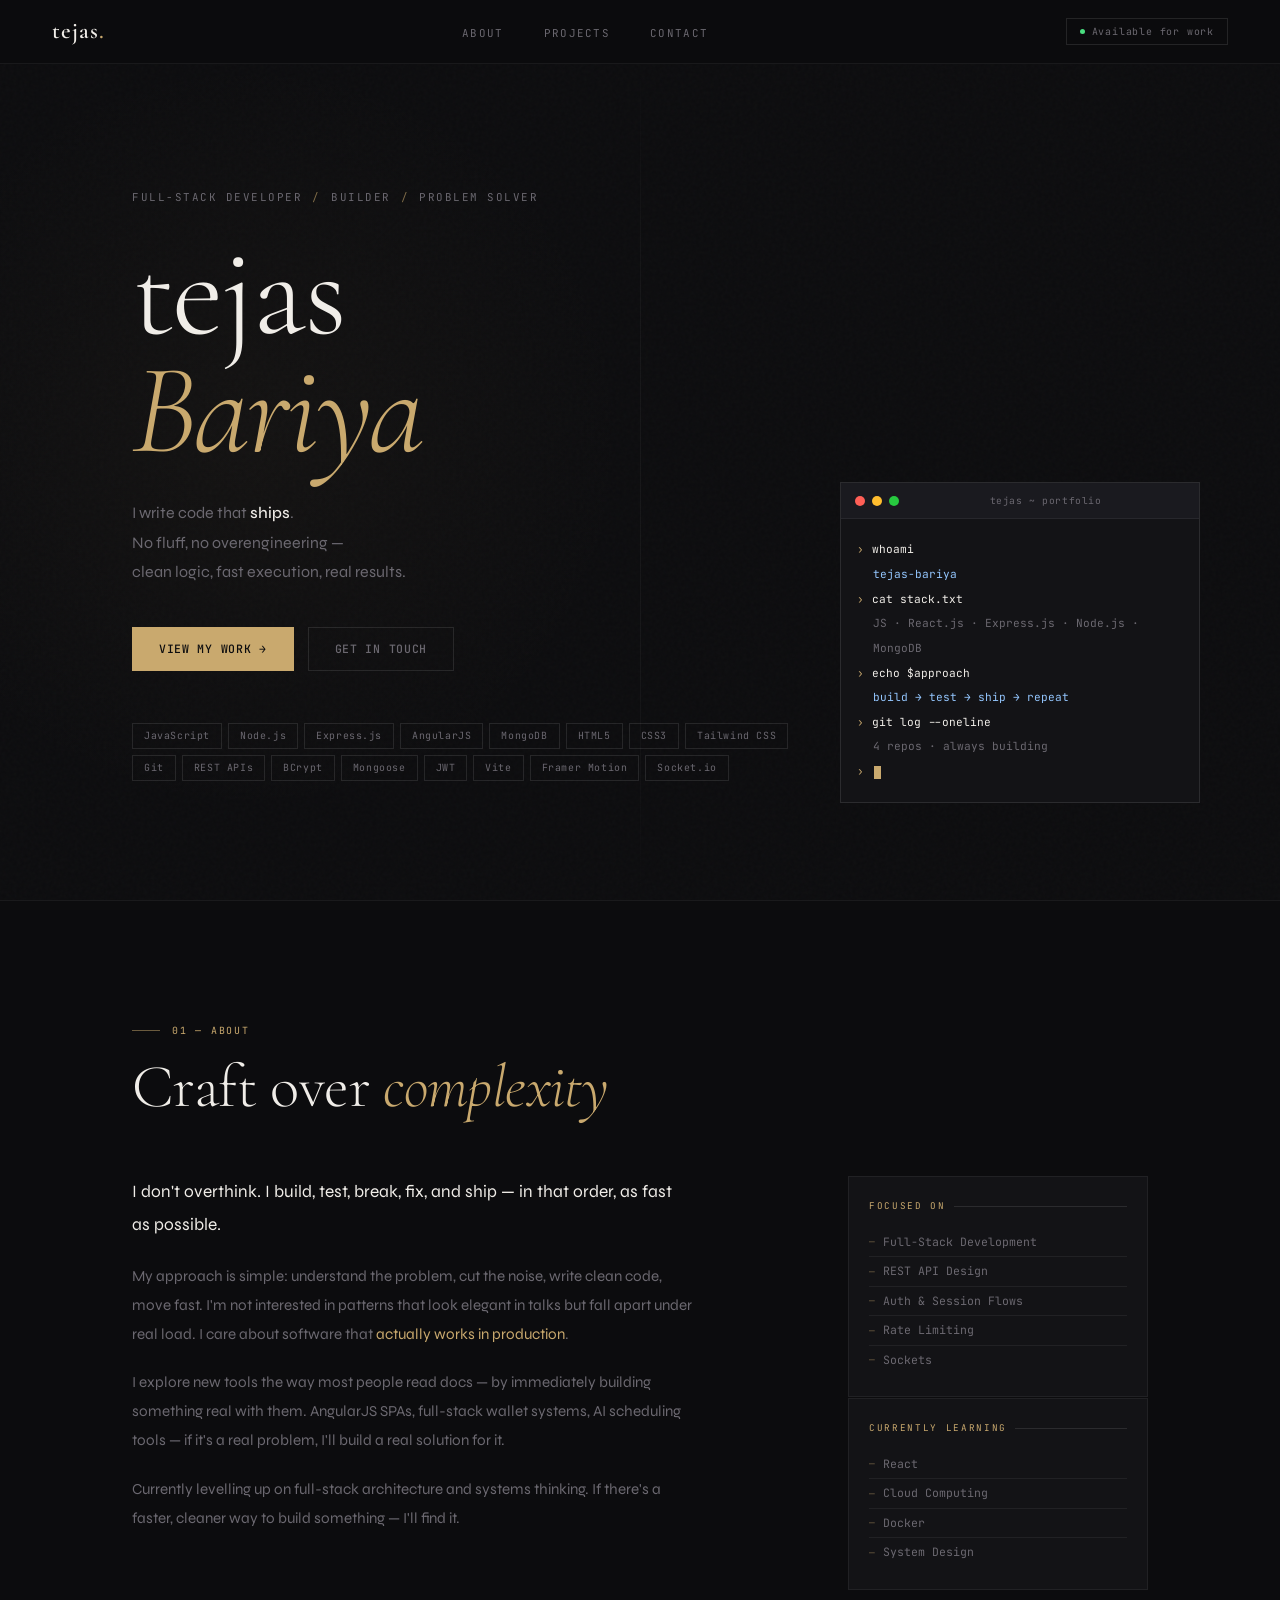
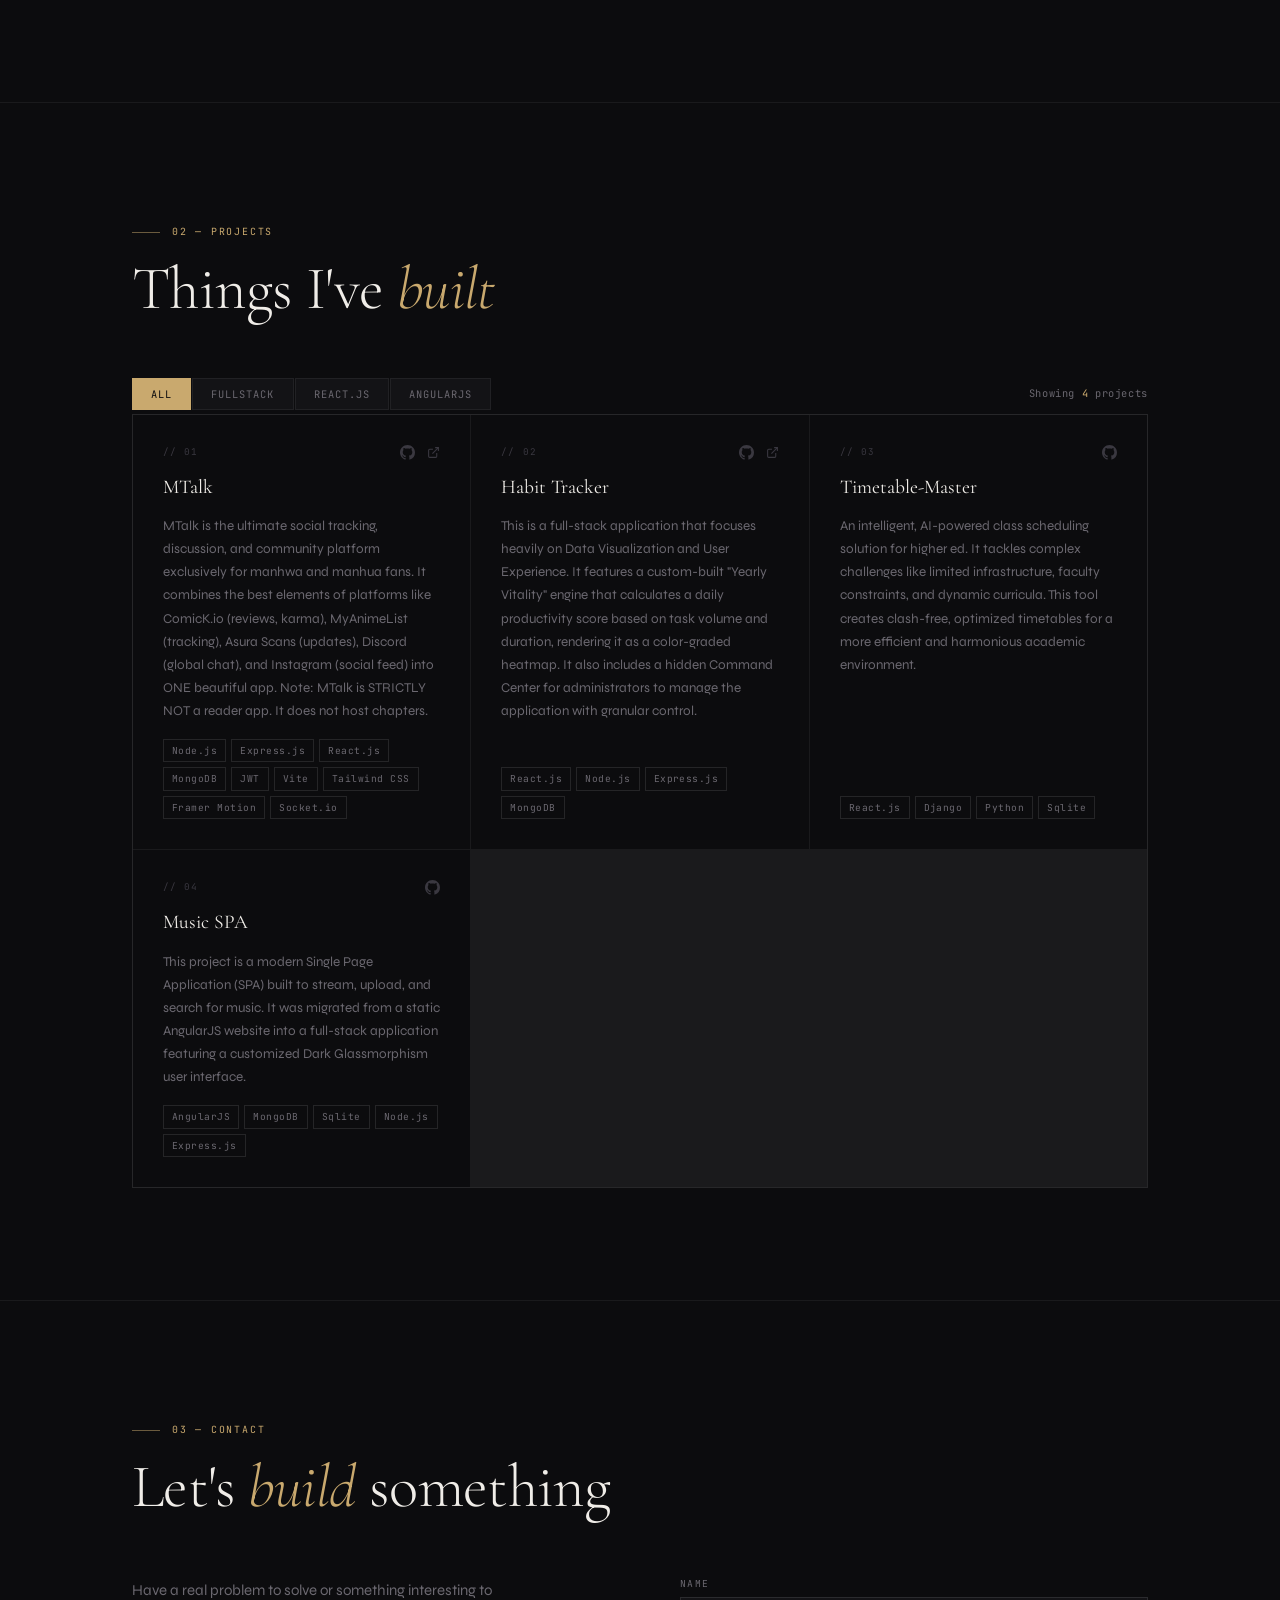
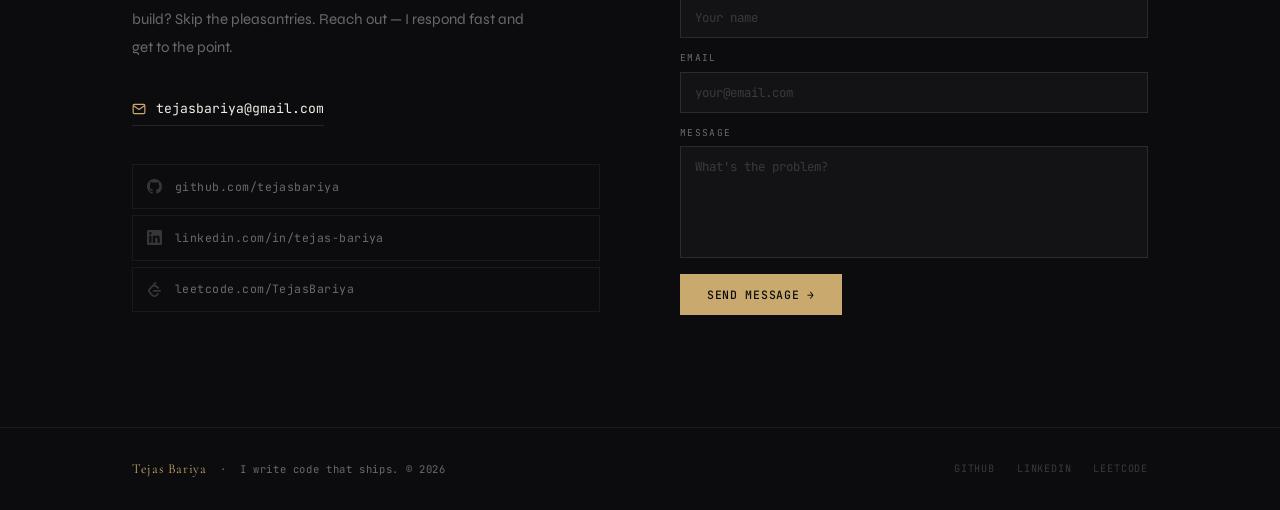
<file: index.html>
<!DOCTYPE html>
<html lang="en">
<head>
  <meta charset="UTF-8" />
  <meta name="viewport" content="width=device-width, initial-scale=1.0" />

  <!-- Primary, crawlable meta (static — filled with real content, not left empty for JS to fill) -->
  <title id="site-title">Tejas Bariya — Full-Stack Developer</title>
  <meta id="site-desc" name="description" content="Tejas Bariya is a full-stack developer building with Node.js, Express, React, AngularJS and MongoDB. Clean logic, fast execution, real results — see projects, stack, and contact info." />
  <meta name="robots" content="index, follow" />
  <meta name="author" content="Tejas Bariya" />
  <meta name="keywords" content="Tejas Bariya, full-stack developer, Node.js developer, React developer, Express.js, MongoDB, AngularJS, portfolio, web developer India" />
  <link rel="canonical" href="https://tejasbariya.dev/" />
  <meta name="theme-color" content="#0c0c0e" />

  <!-- Open Graph / Facebook / LinkedIn -->
  <meta property="og:type" content="website" />
  <meta property="og:url" content="https://tejasbariya.dev/" />
  <meta property="og:site_name" content="Tejas Bariya — Portfolio" />
  <meta property="og:title" content="Tejas Bariya — Full-Stack Developer" />
  <meta property="og:description" content="Full-stack developer building with Node.js, Express, React, AngularJS and MongoDB. Clean logic, fast execution, real results." />
  <meta property="og:image" content="https://tejasbariya.dev/assets/images/og-cover.png" />
  <meta property="og:image:width" content="1200" />
  <meta property="og:image:height" content="630" />
  <meta property="og:locale" content="en_US" />

  <!-- Twitter Card -->
  <meta name="twitter:card" content="summary_large_image" />
  <meta name="twitter:title" content="Tejas Bariya — Full-Stack Developer" />
  <meta name="twitter:description" content="Full-stack developer building with Node.js, Express, React, AngularJS and MongoDB." />
  <meta name="twitter:image" content="https://tejasbariya.dev/assets/images/og-cover.png" />

  <link rel="icon" href="data:image/svg+xml,%3Csvg xmlns='http://www.w3.org/2000/svg' viewBox='0 0 100 100'%3E%3Crect width='100' height='100' fill='%230c0c0e'/%3E%3Ctext x='50' y='68' font-size='55' fill='%23c9a96e' text-anchor='middle' font-family='serif'%3ETB%3C/text%3E%3C/svg%3E" />

  <link rel="preconnect" href="https://fonts.googleapis.com" />
  <link href="https://fonts.googleapis.com/css2?family=Cormorant+Garamond:ital,wght@0,300;0,400;0,600;1,300;1,400&family=Syne:wght@400;500;600;700;800&family=JetBrains+Mono:wght@300;400;500&display=swap" rel="stylesheet" />
  <link rel="stylesheet" href="assets/css/styles.css" />

  <!-- Structured data: helps Google show a rich result / knowledge panel for the person -->
  <script type="application/ld+json">
  {
    "@context": "https://schema.org",
    "@type": "Person",
    "name": "Tejas Bariya",
    "url": "https://tejasbariya.dev/",
    "jobTitle": "Full-Stack Developer",
    "description": "Full-stack developer building with Node.js, Express, React, AngularJS and MongoDB.",
    "email": "mailto:tejasbariya@gmail.com",
    "sameAs": [
      "https://github.com/tejasbariya",
      "https://www.linkedin.com/in/tejash-bariya/",
      "https://leetcode.com/u/TejasBariya/"
    ],
    "knowsAbout": ["JavaScript", "Node.js", "Express.js", "React", "AngularJS", "MongoDB", "REST APIs", "JWT", "Socket.io"]
  }
  </script>

  <script src="https://identity.netlify.com/v1/netlify-identity-widget.js" defer></script>
  <script src="assets/js/main.js" defer></script>
</head>
<body>

<div class="cur-dot"  id="curDot"></div>
<div class="cur-ring" id="curRing"></div>

<nav class="nav" id="mainNav">
  <div class="logo"><span id="nav-logo-text">tejas</span><span class="dot">.</span></div>
  <ul class="nav-links" id="navLinks">
    <li><a href="#about"    data-section="about">About</a></li>
    <li><a href="#projects" data-section="projects">Projects</a></li>
    <li><a href="#contact"  data-section="contact">Contact</a></li>
  </ul>
  <div style="display:flex;align-items:center;gap:16px;">
    <div class="avail-badge">
      <span class="avail-dot"></span>
      Available for work
    </div>
    <button class="burger" id="burgerBtn" aria-label="Toggle menu" aria-expanded="false">
      <span></span><span></span><span></span>
    </button>
  </div>
</nav>

<div class="mob-menu" id="mobMenu" aria-hidden="true">
  <a href="#about"    class="mob-link">About</a>
  <a href="#projects" class="mob-link">Projects</a>
  <a href="#contact"  class="mob-link">Contact</a>
  <div class="mob-socials">
    <a href="https://github.com/tejasbariya"             target="_blank" rel="noopener">GitHub</a>
    <a href="https://www.linkedin.com/in/tejas-bariya/" target="_blank" rel="noopener">LinkedIn</a>
    <a href="https://leetcode.com/u/TejasBariya/"        target="_blank" rel="noopener">LeetCode</a>
  </div>
</div>

<main>

  <section class="hero" id="home">
    <div class="hero-noise"></div>
    <div class="hero-line"></div>
    <div class="hero-glow"></div>
    <div class="wrap" style="width:100%;position:relative;">
      <div class="hero-inner">

        <div class="hero-eyebrow" id="hero-eyebrow">Full-Stack Developer <span class="sep">/</span> Builder <span class="sep">/</span> Problem Solver</div>

        <h1 class="hero-name">
          <span class="filled" id="hero-name-first">tejas</span>
          <span class="outline"><span class="gold-italic" id="hero-name-last">Bariya</span></span>
        </h1>

        <p class="hero-desc" id="hero-desc">I write code that <strong>ships</strong>.<br />No fluff, no overengineering —<br />clean logic, fast execution, real results.</p>

        <div class="hero-actions">
          <a href="#projects" class="btn btn-primary">View My Work →</a>
          <a href="#contact"  class="btn btn-ghost">Get In Touch</a>
        </div>

        <div class="hero-tech" id="heroTech">
          <span class="tech-tag">JavaScript</span><span class="tech-tag">Node.js</span><span class="tech-tag">Express.js</span><span class="tech-tag">AngularJS</span><span class="tech-tag">MongoDB</span><span class="tech-tag">HTML5</span><span class="tech-tag">CSS3</span><span class="tech-tag">Tailwind CSS</span><span class="tech-tag">Git</span><span class="tech-tag">REST APIs</span><span class="tech-tag">BCrypt</span><span class="tech-tag">Mongoose</span><span class="tech-tag">JWT</span><span class="tech-tag">Vite</span><span class="tech-tag">Framer Motion</span><span class="tech-tag">Socket.io</span>
        </div>
      </div>

      <div class="term-widget" aria-hidden="true">
        <div class="term-bar">
          <span class="tb r"></span>
          <span class="tb y"></span>
          <span class="tb g"></span>
          <span class="term-file">tejas ~ portfolio</span>
        </div>
        <div class="term-body" id="termBody"></div>
      </div>
    </div>
  </section>

  <section class="section" id="about">
    <div class="wrap">
      <div class="reveal">
        <div class="sec-label">01 — About</div>
        <h2 class="sec-title">Craft over <em>complexity</em></h2>
      </div>
      <div class="about-wrap">
        <div class="about-body reveal" id="about-body">
          <p>I don't overthink. I build, test, break, fix, and ship — in that order, as fast as possible.</p>
          <p>My approach is simple: understand the problem, cut the noise, write clean code, move fast. I'm not interested in patterns that look elegant in talks but fall apart under real load. I care about software that <em>actually works in production</em>.</p>
          <p>I explore new tools the way most people read docs — by immediately building something real with them. AngularJS SPAs, full-stack wallet systems, AI scheduling tools — if it's a real problem, I'll build a real solution for it.</p>
          <p>Currently levelling up on full-stack architecture and systems thinking. If there's a faster, cleaner way to build something — I'll find it.</p>
        </div>
        <div class="info-stack reveal" id="infoCards">
          <div class="info-card">
            <div class="info-card-label">focused on</div>
            <ul>
              <li>Full-Stack Development</li>
              <li>REST API Design</li>
              <li>Auth &amp; Session Flows</li>
              <li>Rate Limiting</li>
              <li>Sockets</li>
            </ul>
          </div>
          <div class="info-card">
            <div class="info-card-label">currently learning</div>
            <ul>
              <li>React</li>
              <li>Cloud Computing</li>
              <li>Docker</li>
              <li>System Design</li>
            </ul>
          </div>
        </div>
      </div>
    </div>
  </section>

  <section class="section" id="projects">
    <div class="wrap">
      <div class="reveal">
        <div class="sec-label">02 — Projects</div>
        <h2 class="sec-title">Things I've <em>built</em></h2>
      </div>
      <div class="reveal">
        <div class="projects-top">
          <div class="filter-row" id="filterBar"></div>
          <div class="proj-tally">Showing <span id="projCount">4</span> projects</div>
        </div>
        <div class="proj-grid" id="projGrid">
          <!-- Static fallback markup for crawlers/no-JS; main.js re-renders this from data/data.json on load -->
          <article class="proj-card" data-cat="FULLSTACK">
            <div class="pc-header">
              <div><div class="pc-num">// 01</div></div>
              <div class="pc-links-row">
                <a href="https://github.com/tejasbariya/mtalk-client" target="_blank" rel="noopener" class="pc-icon" title="MTalk on GitHub">GitHub</a>
                <a href="https://mtalk-client.vercel.app" target="_blank" rel="noopener" class="pc-icon" title="MTalk live demo">Live</a>
              </div>
            </div>
            <h3 class="pc-title">MTalk</h3>
            <p class="pc-desc">A social tracking, discussion, and community platform for manhwa and manhua fans, combining tracking, reviews, a global chat, and a social feed. Not a chapter-reader app.</p>
            <div class="pc-tags"><span class="p-tag">Node.js</span><span class="p-tag">Express.js</span><span class="p-tag">React.js</span><span class="p-tag">MongoDB</span><span class="p-tag">JWT</span><span class="p-tag">Vite</span><span class="p-tag">Tailwind CSS</span><span class="p-tag">Framer Motion</span><span class="p-tag">Socket.io</span></div>
          </article>
          <article class="proj-card" data-cat="FULLSTACK">
            <div class="pc-header">
              <div><div class="pc-num">// 02</div></div>
              <div class="pc-links-row">
                <a href="https://github.com/tejasbariya/habit-tracker/tree/main/habit-tracker" target="_blank" rel="noopener" class="pc-icon" title="Habit Tracker on GitHub">GitHub</a>
                <a href="https://habit-tracker-client-rho.vercel.app/" target="_blank" rel="noopener" class="pc-icon" title="Habit Tracker live demo">Live</a>
              </div>
            </div>
            <h3 class="pc-title">Habit Tracker</h3>
            <p class="pc-desc">A full-stack app focused on data visualization, with a "Yearly Vitality" engine that scores daily productivity as a color-graded heatmap, plus an admin Command Center.</p>
            <div class="pc-tags"><span class="p-tag">React.js</span><span class="p-tag">Node.js</span><span class="p-tag">Express.js</span><span class="p-tag">MongoDB</span></div>
          </article>
          <article class="proj-card" data-cat="React.js">
            <div class="pc-header">
              <div><div class="pc-num">// 03</div></div>
              <div class="pc-links-row">
                <a href="https://github.com/tejasbariya/TimetableMaster" target="_blank" rel="noopener" class="pc-icon" title="Timetable-Master on GitHub">GitHub</a>
              </div>
            </div>
            <h3 class="pc-title">Timetable-Master</h3>
            <p class="pc-desc">An AI-powered class scheduling tool for higher ed that produces clash-free, optimized timetables around infrastructure and faculty constraints.</p>
            <div class="pc-tags"><span class="p-tag">React.js</span><span class="p-tag">Django</span><span class="p-tag">Python</span><span class="p-tag">Sqlite</span></div>
          </article>
          <article class="proj-card" data-cat="AngularJS">
            <div class="pc-header">
              <div><div class="pc-num">// 04</div></div>
              <div class="pc-links-row">
                <a href="https://github.com/tejasbariya/music-spa" target="_blank" rel="noopener" class="pc-icon" title="Music SPA on GitHub">GitHub</a>
              </div>
            </div>
            <h3 class="pc-title">Music SPA</h3>
            <p class="pc-desc">A single-page app to stream, upload, and search for music, migrated from a static AngularJS site into a full-stack app with a Dark Glassmorphism UI.</p>
            <div class="pc-tags"><span class="p-tag">AngularJS</span><span class="p-tag">MongoDB</span><span class="p-tag">Sqlite</span><span class="p-tag">Node.js</span><span class="p-tag">Express.js</span></div>
          </article>
        </div>
      </div>
    </div>
  </section>

  <section class="section" id="contact">
    <div class="wrap">
      <div class="reveal">
        <div class="sec-label">03 — Contact</div>
        <h2 class="sec-title">Let's <em>build</em> something</h2>
      </div>
      <div class="contact-wrap">

        <div class="reveal">
          <p class="contact-intro" id="contact-intro">Have a real problem to solve or something interesting to build?<br />Skip the pleasantries. Reach out — I respond fast and get to the point.</p>
          <a href="mailto:tejasbariya@gmail.com" class="contact-email-link" id="contact-email-link">
            <svg width="14" height="14" viewBox="0 0 24 24" fill="none" stroke="currentColor" stroke-width="2">
              <path d="M4 4h16c1.1 0 2 .9 2 2v12c0 1.1-.9 2-2 2H4c-1.1 0-2-.9-2-2V6c0-1.1.9-2 2-2z"/>
              <polyline points="22,6 12,13 2,6"/>
            </svg>
            <span id="contact-email-text">tejasbariya@gmail.com</span>
          </a>
          <div class="social-list">
            <a href="https://github.com/tejasbariya" target="_blank" rel="noopener" class="social-link">
              <svg width="15" height="15" viewBox="0 0 24 24" fill="currentColor"><path d="M12 0C5.37 0 0 5.37 0 12c0 5.31 3.435 9.795 8.205 11.385.6.105.825-.255.825-.57 0-.285-.015-1.23-.015-2.235-3.015.555-3.795-.735-4.035-1.41-.135-.345-.72-1.41-1.23-1.695-.42-.225-1.02-.78-.015-.795.945-.015 1.62.87 1.845 1.23 1.08 1.815 2.805 1.305 3.495.99.105-.78.42-1.305.765-1.605-2.67-.3-5.46-1.335-5.46-5.925 0-1.305.465-2.385 1.23-3.225-.12-.3-.54-1.53.12-3.18 0 0 1.005-.315 3.3 1.23.96-.27 1.98-.405 3-.405s2.04.135 3 .405c2.295-1.56 3.3-1.23 3.3-1.23.66 1.65.24 2.88.12 3.18.765.84 1.23 1.905 1.23 3.225 0 4.605-2.805 5.625-5.475 5.925.435.375.81 1.095.81 2.22 0 1.605-.015 2.895-.015 3.3 0 .315.225.69.825.57A12.02 12.02 0 0 0 24 12c0-6.63-5.37-12-12-12z"/></svg>
              <span class="social-name">github.com/tejasbariya</span>
              <span class="social-arr">→</span>
            </a>
            <a href="https://www.linkedin.com/in/tejas-bariya/" target="_blank" rel="noopener" class="social-link">
              <svg width="15" height="15" viewBox="0 0 24 24" fill="currentColor"><path d="M20.447 20.452h-3.554v-5.569c0-1.328-.027-3.037-1.852-3.037-1.853 0-2.136 1.445-2.136 2.939v5.667H9.351V9h3.414v1.561h.046c.477-.9 1.637-1.85 3.37-1.85 3.601 0 4.267 2.37 4.267 5.455v6.286zM5.337 7.433a2.062 2.062 0 0 1-2.063-2.065 2.064 2.064 0 1 1 2.063 2.065zm1.782 13.019H3.555V9h3.564v11.452zM22.225 0H1.771C.792 0 0 .774 0 1.729v20.542C0 23.227.792 24 1.771 24h20.451C23.2 24 24 23.227 24 22.271V1.729C24 .774 23.2 0 22.222 0h.003z"/></svg>
              <span class="social-name">linkedin.com/in/tejas-bariya</span>
              <span class="social-arr">→</span>
            </a>
            <a href="https://leetcode.com/u/TejasBariya/" target="_blank" rel="noopener" class="social-link">
              <svg width="15" height="15" viewBox="0 0 24 24" fill="currentColor"><path d="M13.483 0a1.374 1.374 0 0 0-.961.438L7.116 6.226l-3.854 4.126a5.266 5.266 0 0 0-1.209 2.104 5.35 5.35 0 0 0-.125.513 5.527 5.527 0 0 0 .062 2.362 5.83 5.83 0 0 0 .349 1.017 5.938 5.938 0 0 0 1.271 1.818l4.277 4.193.039.038c2.248 2.165 5.852 2.133 8.063-.074l2.396-2.392c.54-.54.54-1.414.003-1.955a1.378 1.378 0 0 0-1.951-.003l-2.396 2.392a3.021 3.021 0 0 1-4.205.038l-.02-.019-4.276-4.193c-.652-.64-.972-1.469-.948-2.263a2.68 2.68 0 0 1 .066-.523 2.545 2.545 0 0 1 .619-1.164L9.13 8.114c1.058-1.134 3.204-1.27 4.43-.278l3.501 2.831c.593.48 1.461.387 1.94-.207a1.384 1.384 0 0 0-.207-1.943l-3.5-2.831c-.8-.647-1.766-1.045-2.774-1.202l2.015-2.158A1.384 1.384 0 0 0 13.483 0zm-2.866 12.815a1.38 1.38 0 0 0-1.38 1.382 1.38 1.38 0 0 0 1.38 1.382H20.79a1.38 1.38 0 0 0 1.38-1.382 1.38 1.38 0 0 0-1.38-1.382z"/></svg>
              <span class="social-name">leetcode.com/TejasBariya</span>
              <span class="social-arr">→</span>
            </a>
          </div>
        </div>

        <div class="reveal">
          <form class="form-stack" id="contactForm" novalidate>
            <div class="form-group">
              <label class="form-label" for="fname">Name</label>
              <input id="fname" type="text" name="name" class="form-input" placeholder="Your name" required autocomplete="name" />
            </div>
            <div class="form-group">
              <label class="form-label" for="femail">Email</label>
              <input id="femail" type="email" name="email" class="form-input" placeholder="your@email.com" required autocomplete="email" />
            </div>
            <div class="form-group">
              <label class="form-label" for="fmsg">Message</label>
              <textarea id="fmsg" name="message" class="form-input form-textarea" placeholder="What's the problem?" required></textarea>
            </div>
            <div class="form-footer">
              <button type="submit" class="btn btn-primary" id="submitBtn">Send Message →</button>
              <span class="form-status" id="formStatus" role="status" aria-live="polite"></span>
            </div>
          </form>
        </div>

      </div>
    </div>
  </section>

</main>

<footer>
  <div class="wrap">
    <div class="footer-inner">
      <div class="footer-left"><strong id="footer-name">Tejas Bariya</strong> &nbsp;·&nbsp; <span id="footer-tagline">I write code that ships.</span> &copy; <span id="footYear"></span></div>
      <div class="footer-right">
        <a href="https://github.com/tejasbariya"             target="_blank" rel="noopener">GitHub</a>
        <a href="https://www.linkedin.com/in/tejas-bariya/" target="_blank" rel="noopener">LinkedIn</a>
        <a href="https://leetcode.com/u/TejasBariya/"        target="_blank" rel="noopener">LeetCode</a>
      </div>
    </div>
  </div>
</footer>

<noscript>
  <div style="max-width:680px;margin:40px auto;padding:0 24px;font-family:sans-serif;color:#f0ede8;background:#0c0c0e;">
    <h1>Tejas Bariya — Full-Stack Developer</h1>
    <p>I write code that ships. No fluff, no overengineering — clean logic, fast execution, real results.</p>
    <p>Stack: JavaScript, Node.js, Express.js, AngularJS, MongoDB, HTML5, CSS3, Tailwind CSS, REST APIs, JWT, Socket.io.</p>
    <p>Projects: MTalk, Habit Tracker, Timetable-Master, Music SPA — see <a href="https://github.com/tejasbariya" style="color:#c9a96e;">github.com/tejasbariya</a>.</p>
    <p>Contact: <a href="mailto:tejasbariya@gmail.com" style="color:#c9a96e;">tejasbariya@gmail.com</a> · <a href="https://www.linkedin.com/in/tejas-bariya/" style="color:#c9a96e;">LinkedIn</a></p>
  </div>
</noscript>

<script>
  if (window.netlifyIdentity) {
    window.netlifyIdentity.on("init", user => {
      if (!user) {
        window.netlifyIdentity.on("login", () => {
          document.location.href = "/admin/";
        });
      }
    });
  }
</script>

</body>
</html>
</file>
<file: assets/css/styles.css>
@import url('https://fonts.googleapis.com/css2?family=Cormorant+Garamond:ital,wght@0,300;0,400;0,600;1,300;1,400&family=Syne:wght@400;500;600;700;800&family=JetBrains+Mono:wght@300;400;500&display=swap');

*, *::before, *::after { box-sizing: border-box; margin: 0; padding: 0; }

:root {
  --ink:    #0c0c0e;
  --ink2:   #131316;
  --ink3:   #1a1a1f;
  --border: rgba(255,255,255,.06);
  --border2:rgba(255,255,255,.10);
  --text:   #f0ede8;
  --muted:  #6b6870;
  --muted2: #3a3840;
  --gold:   #c9a96e;
  --gold-d: #a07840;
  --gold-g: rgba(201,169,110,.07);
  --gold-glow: rgba(201,169,110,.15);
  --mono:   'JetBrains Mono', monospace;
  --serif:  'Cormorant Garamond', serif;
  --sans:   'Syne', sans-serif;
  --nav-h:  64px;
  --max:    1120px;
  --ease:   cubic-bezier(.25,.46,.45,.94);
}

html { scroll-behavior: smooth; font-size: 16px; }

body {
  background: var(--ink);
  color: var(--text);
  font-family: var(--sans);
  line-height: 1.6;
  -webkit-font-smoothing: antialiased;
  overflow-x: hidden;
}

a { color: inherit; text-decoration: none; }
ul { list-style: none; }
button { font-family: inherit; cursor: pointer; }

::-webkit-scrollbar { width: 2px; }
::-webkit-scrollbar-track { background: var(--ink); }
::-webkit-scrollbar-thumb { background: var(--muted2); }
::-webkit-scrollbar-thumb:hover { background: var(--gold); }
::selection { background: var(--gold); color: #000; }

.cur-dot, .cur-ring {
  position: fixed; border-radius: 50%;
  pointer-events: none; z-index: 9999; opacity: 0;
  left: -100px; top: -100px; transition: opacity .3s;
}
.cur-dot {
  width: 7px; height: 7px; background: var(--gold);
  transform: translate(-50%,-50%);
  transition: opacity .3s, transform .1s;
}
.cur-ring {
  width: 32px; height: 32px;
  border: 1px solid rgba(201,169,110,.35);
  transform: translate(-50%,-50%);
  transition: opacity .3s, width .18s, height .18s, border-color .18s;
}
body.mouse-active .cur-dot,
body.mouse-active .cur-ring { opacity: 1; }
body.mouse-active,
body.mouse-active a,
body.mouse-active button { cursor: none; }
.cur-dot.hov { transform: translate(-50%,-50%) scale(.2); }
.cur-ring.hov { width: 52px; height: 52px; border-color: rgba(201,169,110,.7); }

nav.nav {
  position: fixed; top: 0; left: 0; right: 0; height: var(--nav-h);
  display: flex; align-items: center; justify-content: space-between;
  padding: 0 52px;
  background: rgba(12,12,14,.92);
  backdrop-filter: blur(20px);
  border-bottom: 1px solid var(--border);
  z-index: 500; transition: border-color .4s;
}
nav.nav.lit { border-bottom-color: rgba(201,169,110,.18); }

.logo {
  font-family: var(--serif);
  font-size: 1.45rem; font-weight: 600; letter-spacing: .04em;
  color: var(--text);
}
.logo .dot { color: var(--gold); }

.nav-links { display: flex; gap: 40px; }
.nav-links a {
  font-family: var(--mono);
  font-size: .68rem; letter-spacing: .12em; text-transform: uppercase;
  color: var(--muted); transition: color .2s;
  position: relative; padding-bottom: 2px;
}
.nav-links a::after {
  content: ''; position: absolute; bottom: -2px; left: 0; right: 0;
  height: 1px; background: var(--gold);
  transform: scaleX(0); transform-origin: left;
  transition: transform .25s var(--ease);
}
.nav-links a:hover,
.nav-links a.active { color: var(--text); }
.nav-links a.active::after,
.nav-links a:hover::after { transform: scaleX(1); }

.avail-badge {
  display: flex; align-items: center; gap: 7px;
  font-family: var(--mono); font-size: .62rem; letter-spacing: .08em;
  color: var(--muted); border: 1px solid var(--border2);
  padding: 5px 13px;
}
.avail-dot {
  width: 5px; height: 5px; border-radius: 50%; background: #4ade80;
  animation: pulse 2.2s infinite;
}
@keyframes pulse {
  0%,100% { opacity:1; box-shadow: 0 0 0 0 rgba(74,222,128,.4); }
  50%      { opacity:.7; box-shadow: 0 0 0 5px rgba(74,222,128,0); }
}

.burger {
  display: none; flex-direction: column; gap: 5px;
  background: none; border: none; padding: 6px 4px;
}
.burger span { display: block; width: 22px; height: 1px; background: var(--muted); transition: all .25s; }
.burger.open span:nth-child(1) { transform: translateY(6px) rotate(45deg); background: var(--gold); }
.burger.open span:nth-child(2) { opacity: 0; }
.burger.open span:nth-child(3) { transform: translateY(-6px) rotate(-45deg); background: var(--gold); }

.mob-menu {
  position: fixed; top: var(--nav-h); left: 0; right: 0; bottom: 0;
  background: var(--ink); z-index: 490;
  display: flex; flex-direction: column; justify-content: center;
  padding: 56px 52px;
  transform: translateX(100%);
  transition: transform .38s cubic-bezier(.77,0,.175,1);
  visibility: hidden;
}
.mob-menu.open { transform: translateX(0); visibility: visible; }
.mob-link {
  display: block;
  font-family: var(--serif); font-size: 2.8rem; font-weight: 300; font-style: italic;
  color: var(--muted2); padding: 14px 0;
  border-bottom: 1px solid var(--border);
  transition: color .2s, padding-left .22s;
}
.mob-link:hover { color: var(--text); padding-left: 16px; }
.mob-socials { display: flex; gap: 24px; margin-top: 40px; }
.mob-socials a {
  font-family: var(--mono); font-size: .7rem; letter-spacing: .08em;
  color: var(--muted); text-transform: uppercase; transition: color .2s;
}
.mob-socials a:hover { color: var(--gold); }

main { padding-top: var(--nav-h); }
.wrap { max-width: var(--max); margin: 0 auto; padding: 0 52px; }
.section { padding: 112px 0; border-top: 1px solid var(--border); }

.sec-label {
  display: inline-flex; align-items: center; gap: 12px;
  font-family: var(--mono); font-size: .62rem;
  color: var(--gold); letter-spacing: .18em; text-transform: uppercase;
  margin-bottom: 16px;
}
.sec-label::before { content: ''; width: 28px; height: 1px; background: var(--gold); opacity: .5; }
.sec-title {
  font-family: var(--serif); font-weight: 300;
  font-size: clamp(2.4rem, 5vw, 3.8rem);
  line-height: 1.08; letter-spacing: -.01em; color: var(--text);
  margin-bottom: 56px;
}
.sec-title em { font-style: italic; color: var(--gold); }

.hero {
  min-height: calc(100vh - var(--nav-h));
  display: flex; align-items: center;
  position: relative; overflow: hidden;
}

.hero-noise {
  position: absolute; inset: 0; opacity: .025; pointer-events: none;
  background-image: url("data:image/svg+xml,%3Csvg viewBox='0 0 256 256' xmlns='http://www.w3.org/2000/svg'%3E%3Cfilter id='noise'%3E%3CfeTurbulence type='fractalNoise' baseFrequency='0.9' numOctaves='4' stitchTiles='stitch'/%3E%3C/filter%3E%3Crect width='100%25' height='100%25' filter='url(%23noise)'/%3E%3C/svg%3E");
  background-repeat: repeat;
}

.hero-line {
  position: absolute; top: 0; bottom: 0; left: 50%;
  width: 1px; background: linear-gradient(to bottom, transparent, var(--border2) 30%, var(--border2) 70%, transparent);
  opacity: .4;
}

.hero-glow {
  position: absolute; width: 900px; height: 900px;
  left: -200px; top: 50%; transform: translateY(-55%);
  background: radial-gradient(circle, rgba(201,169,110,.04) 0%, transparent 60%);
  pointer-events: none;
}

.hero-inner { position: relative; z-index: 1; max-width: 680px; }

.hero-eyebrow {
  display: inline-flex; align-items: center; gap: 10px;
  font-family: var(--mono); font-size: .68rem; letter-spacing: .14em;
  color: var(--muted); text-transform: uppercase;
  margin-bottom: 28px;
  opacity: 0; animation: slideUp .6s .1s var(--ease) forwards;
}
.hero-eyebrow .sep { color: var(--gold); opacity: .6; }

.hero-name {
  font-family: var(--serif); font-weight: 300;
  font-size: clamp(4rem, 10vw, 8.5rem);
  line-height: .92; letter-spacing: -.02em;
  margin-bottom: 28px;
  opacity: 0; animation: slideUp .7s .2s var(--ease) forwards;
}
.hero-name .outline {
  display: block; color: transparent;
  -webkit-text-stroke: 1px rgba(201,169,110,.3);
}
.hero-name .filled { display: block; color: var(--text); }
.hero-name .gold-italic { font-style: italic; color: var(--gold); -webkit-text-stroke: 0; }

.hero-desc {
  font-size: 1rem; color: var(--muted); line-height: 1.85; max-width: 420px;
  margin-bottom: 40px;
  opacity: 0; animation: slideUp .6s .35s var(--ease) forwards;
}
.hero-desc strong { color: var(--text); font-weight: 500; }

.hero-actions {
  display: flex; gap: 14px; flex-wrap: wrap; margin-bottom: 52px;
  opacity: 0; animation: slideUp .6s .45s var(--ease) forwards;
}

.hero-tech {
  display: flex; flex-wrap: wrap; gap: 6px;
  opacity: 0; animation: slideUp .6s .55s var(--ease) forwards;
}
.tech-tag {
  font-family: var(--mono); font-size: .62rem; letter-spacing: .06em;
  padding: 4px 11px; border: 1px solid var(--border2);
  color: var(--muted); transition: all .2s;
}
.tech-tag:hover { border-color: var(--gold); color: var(--gold); background: var(--gold-g); }

.term-widget {
  position: absolute; right: 0; top: 50%; transform: translateY(-50%);
  width: 360px;
  background: var(--ink2);
  border: 1px solid var(--border2);
  font-family: var(--mono); font-size: .7rem;
  opacity: 0; animation: slideUp .7s .65s var(--ease) forwards;
}
.term-bar {
  display: flex; align-items: center; gap: 7px;
  padding: 10px 14px; border-bottom: 1px solid var(--border);
  background: var(--ink3);
}
.tb { width: 10px; height: 10px; border-radius: 50%; }
.tb.r { background: #ff5f56; } .tb.y { background: #ffbd2e; } .tb.g { background: #27c93f; }
.term-file {
  margin: 0 auto; font-size: .6rem; color: var(--muted); letter-spacing: .06em;
}
.term-body { padding: 18px 16px; line-height: 2.2; }
.t-row { display: flex; gap: 8px; }
.t-prompt { color: var(--gold); } .t-cmd { color: var(--text); }
.t-out { color: var(--muted); padding-left: 16px; }
.t-out.hi { color: #93c5fd; }
.t-cursor {
  display: inline-block; width: 7px; height: 13px;
  background: var(--gold); vertical-align: middle; margin-left: 2px;
  animation: blink 1s step-end infinite;
}
@keyframes blink { 0%,100%{opacity:1} 50%{opacity:0} }

.btn {
  display: inline-flex; align-items: center; gap: 8px;
  padding: 12px 26px;
  font-family: var(--mono); font-size: .72rem; font-weight: 500; letter-spacing: .06em;
  border: 1px solid transparent; transition: all .22s var(--ease);
  white-space: nowrap; text-transform: uppercase;
}
.btn-primary {
  background: var(--gold); color: #0c0c0e; border-color: var(--gold);
}
.btn-primary:hover {
  background: transparent; color: var(--gold);
}
.btn-ghost {
  background: transparent; color: var(--muted); border-color: var(--border2);
}
.btn-ghost:hover { border-color: var(--gold); color: var(--gold); }

.about-wrap {
  display: grid; grid-template-columns: 1fr 300px; gap: 80px; align-items: start;
}
.about-body p {
  font-size: .95rem; color: var(--muted); line-height: 1.9;
  margin-bottom: 20px; max-width: 560px;
}
.about-body p:first-child { color: var(--text); font-size: 1.08rem; }
.about-body em { color: var(--gold); font-style: normal; }

.info-stack { display: flex; flex-direction: column; gap: 1px; }
.info-card {
  background: var(--ink2); padding: 22px 20px; border: 1px solid var(--border);
  transition: border-color .2s;
}
.info-card:hover { border-color: var(--border2); }
.info-card-label {
  font-family: var(--mono); font-size: .58rem; letter-spacing: .18em;
  text-transform: uppercase; color: var(--gold); margin-bottom: 14px;
  display: flex; align-items: center; gap: 8px;
}
.info-card-label::after { content: ''; flex: 1; height: 1px; background: var(--border2); }
.info-card li {
  font-family: var(--mono); font-size: .72rem; color: var(--muted);
  padding: 5px 0; border-bottom: 1px solid var(--border);
  display: flex; align-items: center; gap: 8px;
}
.info-card li:last-child { border: none; }
.info-card li::before { content: '—'; color: var(--gold); opacity: .5; font-size: .6rem; }

.projects-top {
  display: flex; align-items: center; justify-content: space-between;
  margin-bottom: 4px; flex-wrap: wrap; gap: 12px;
}
.filter-row { display: flex; gap: 1px; }
.filter-btn {
  font-family: var(--mono); font-size: .65rem; letter-spacing: .1em; text-transform: uppercase;
  padding: 8px 18px; background: var(--ink2); color: var(--muted);
  border: 1px solid var(--border); transition: all .18s;
}
.filter-btn:hover { background: var(--ink3); color: var(--text); }
.filter-btn.active { background: var(--gold); color: #0c0c0e; border-color: var(--gold); }
.proj-tally {
  font-family: var(--mono); font-size: .65rem; color: var(--muted); letter-spacing: .06em;
}
.proj-tally span { color: var(--gold); }

.proj-grid {
  display: grid; grid-template-columns: repeat(auto-fill, minmax(310px,1fr));
  gap: 1px; background: var(--border); border: 1px solid var(--border);
  margin-top: 2px;
}
.proj-card {
  background: var(--ink); padding: 30px;
  display: flex; flex-direction: column; gap: 16px;
  position: relative; overflow: hidden; transition: background .22s;
}
.proj-card::before {
  content: ''; position: absolute; left: 0; top: 0; bottom: 0;
  width: 0; background: linear-gradient(to bottom, var(--gold), var(--gold-d));
  transition: width .22s var(--ease);
}
.proj-card:hover { background: var(--ink2); }
.proj-card:hover::before { width: 2px; }
.proj-card.hidden { display: none; }

.pc-header { display: flex; justify-content: space-between; align-items: flex-start; }
.pc-num {
  font-family: var(--mono); font-size: .58rem; color: var(--muted2);
  letter-spacing: .12em;
}
.pc-badge {
  font-family: var(--mono); font-size: .55rem; letter-spacing: .08em;
  padding: 2px 8px; border: 1px solid rgba(201,169,110,.25);
  color: rgba(201,169,110,.55); margin-top: 4px; width: fit-content;
}
.pc-links-row { display: flex; gap: 12px; align-items: center; }
.pc-icon { color: var(--muted2); transition: color .18s; display: flex; align-items: center; }
.pc-icon:hover { color: var(--gold); }

.pc-title {
  font-family: var(--serif); font-size: 1.22rem; font-weight: 400;
  color: var(--text); line-height: 1.2;
}
.pc-desc { font-size: .84rem; color: var(--muted); line-height: 1.72; flex: 1; }
.pc-tags { display: flex; flex-wrap: wrap; gap: 5px; }
.p-tag {
  font-family: var(--mono); font-size: .6rem; letter-spacing: .05em;
  padding: 3px 8px; border: 1px solid var(--border2); color: var(--muted);
  transition: all .15s;
}
.proj-card:hover .p-tag { border-color: rgba(201,169,110,.2); }

.contact-wrap { display: grid; grid-template-columns: 1fr 1fr; gap: 80px; align-items: start; }
.contact-intro { font-size: .94rem; color: var(--muted); line-height: 1.9; margin-bottom: 36px; max-width: 400px; }
.contact-email-link {
  display: inline-flex; align-items: center; gap: 10px;
  font-family: var(--mono); font-size: .82rem; color: var(--text);
  border-bottom: 1px solid var(--border2); padding-bottom: 6px;
  margin-bottom: 38px; transition: all .2s;
}
.contact-email-link:hover { color: var(--gold); border-color: var(--gold); }
.contact-email-link svg { color: var(--gold); }

.social-list { display: flex; flex-direction: column; gap: 6px; }
.social-link {
  display: flex; align-items: center; gap: 13px;
  font-family: var(--mono); font-size: .72rem; letter-spacing: .04em;
  color: var(--muted); padding: 12px 14px;
  border: 1px solid var(--border); transition: all .2s;
}
.social-link:hover {
  border-color: rgba(201,169,110,.35); color: var(--text);
  background: var(--gold-g); padding-left: 18px;
}
.social-link svg { opacity: .45; transition: opacity .2s; flex-shrink: 0; }
.social-link:hover svg { opacity: .9; }
.social-name { flex: 1; }
.social-arr { opacity: 0; transform: translateX(-4px); transition: all .2s; font-size: .75rem; }
.social-link:hover .social-arr { opacity: 1; transform: translateX(0); color: var(--gold); }

.form-stack { display: flex; flex-direction: column; gap: 12px; }
.form-group { display: flex; flex-direction: column; gap: 6px; }
.form-label {
  font-family: var(--mono); font-size: .6rem; letter-spacing: .14em;
  text-transform: uppercase; color: var(--muted);
}
.form-input {
  width: 100%; background: var(--ink2);
  border: 1px solid var(--border2); color: var(--text);
  font-family: var(--mono); font-size: .78rem;
  padding: 11px 14px; outline: none; resize: none;
  transition: border-color .18s, background .18s;
}
.form-input::placeholder { color: var(--muted2); }
.form-input:focus { border-color: var(--gold); background: var(--ink3); }
.form-textarea { min-height: 112px; }
.form-footer { display: flex; align-items: center; gap: 18px; margin-top: 4px; flex-wrap: wrap; }
.form-status {
  font-family: var(--mono); font-size: .7rem; color: var(--gold); min-height: 18px;
}
.form-status.error { color: #f87171; }

footer {
  border-top: 1px solid var(--border); padding: 30px 0;
  margin-top: 0;
}
.footer-inner {
  display: flex; justify-content: space-between; align-items: center;
  flex-wrap: wrap; gap: 14px;
}
.footer-left {
  font-family: var(--mono); font-size: .66rem; letter-spacing: .06em; color: var(--muted);
}
.footer-left strong { color: var(--gold); font-weight: 400; font-family: var(--serif); font-size: .85rem; }
.footer-right { display: flex; gap: 22px; }
.footer-right a {
  font-family: var(--mono); font-size: .64rem; letter-spacing: .08em;
  text-transform: uppercase; color: var(--muted2); transition: color .18s;
}
.footer-right a:hover { color: var(--gold); }

@keyframes slideUp {
  from { opacity: 0; transform: translateY(20px); }
  to   { opacity: 1; transform: translateY(0);  }
}
.reveal { opacity: 0; transform: translateY(16px); transition: opacity .5s var(--ease), transform .5s var(--ease); }
.reveal.in-view { opacity: 1; transform: translateY(0); }

@media (max-width: 1060px) { .term-widget { display: none; } }
@media (max-width: 900px) {
  .about-wrap { grid-template-columns: 1fr; }
  .contact-wrap { grid-template-columns: 1fr; }
}
@media (max-width: 680px) {
  .wrap { padding: 0 24px; }
  nav.nav { padding: 0 24px; }
  .section { padding: 80px 0; }
  .nav-links, .avail-badge { display: none; }
  .burger { display: flex; }
  .mob-menu { padding: 56px 24px; }
  .footer-inner { flex-direction: column; align-items: flex-start; }
}
@media (max-width: 480px) {
  .proj-grid { grid-template-columns: 1fr; }
  .hero-actions { flex-direction: column; align-items: flex-start; }
}
</file>
